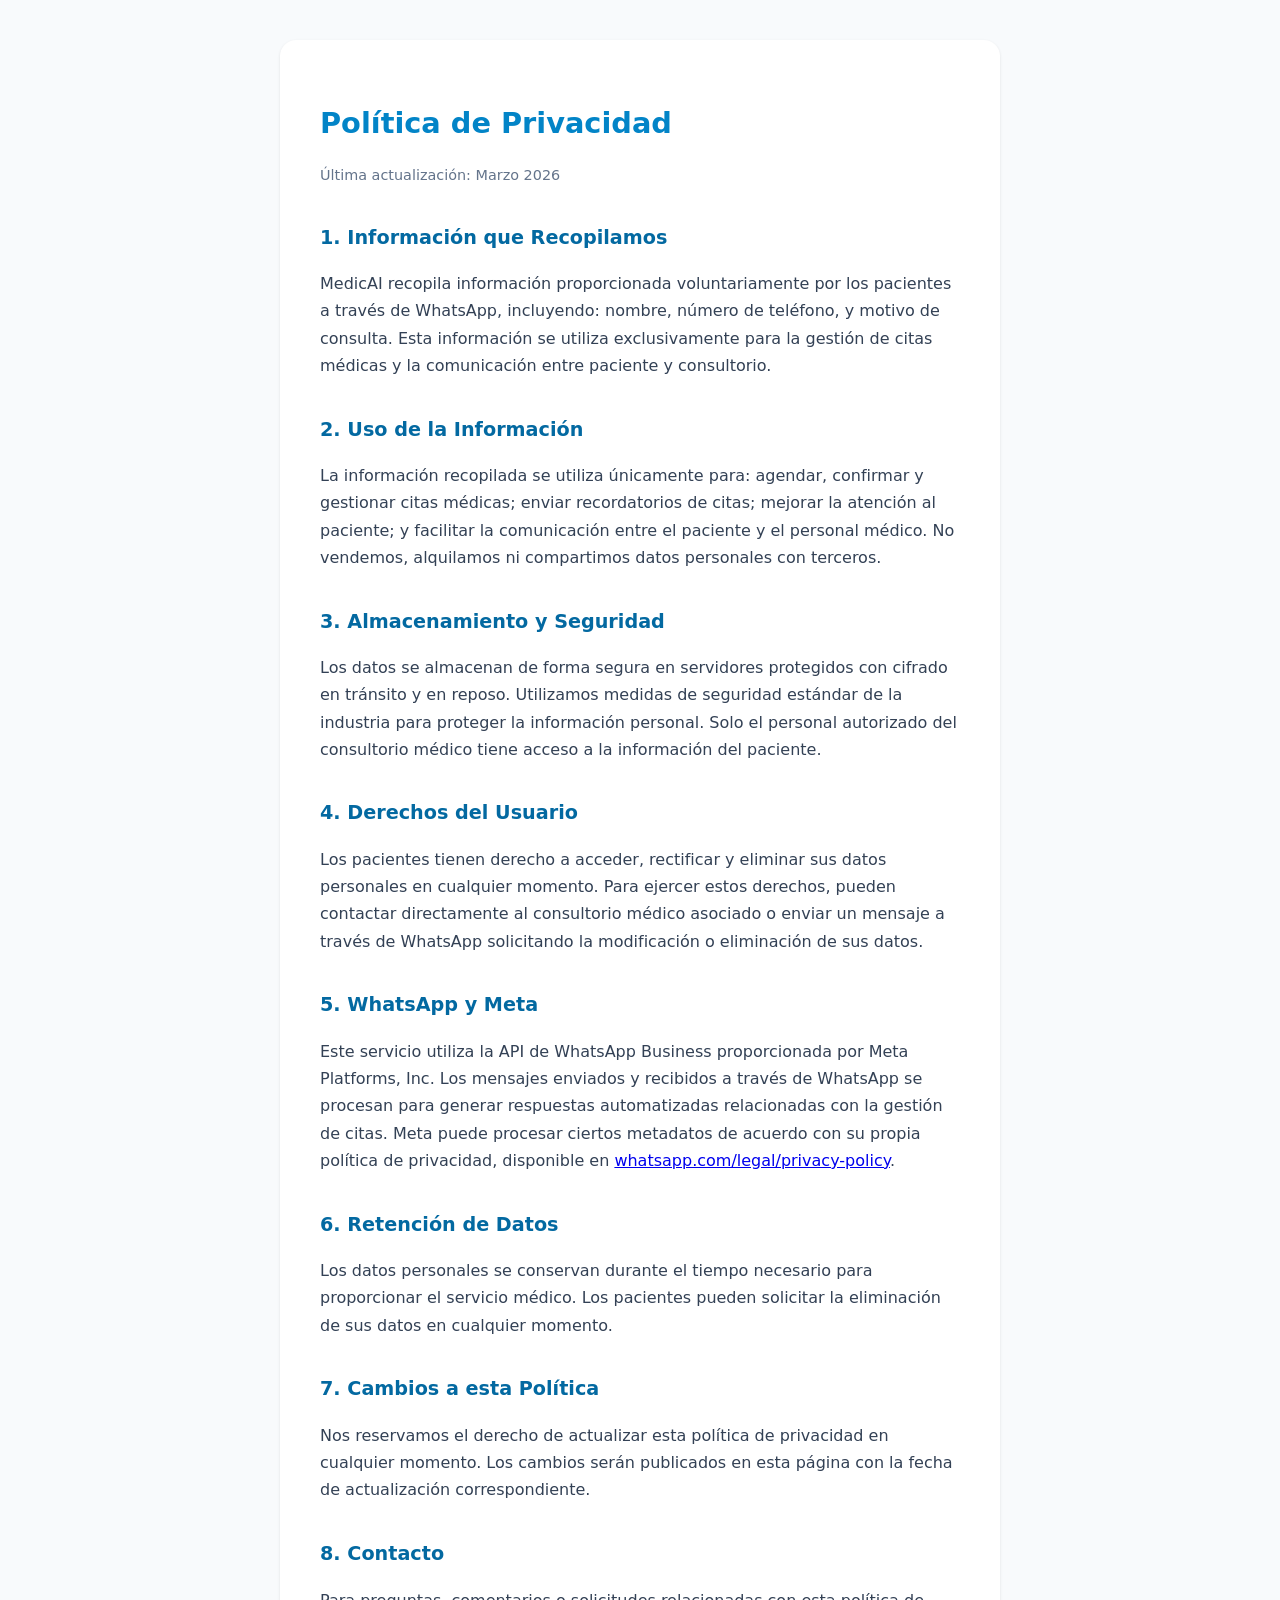
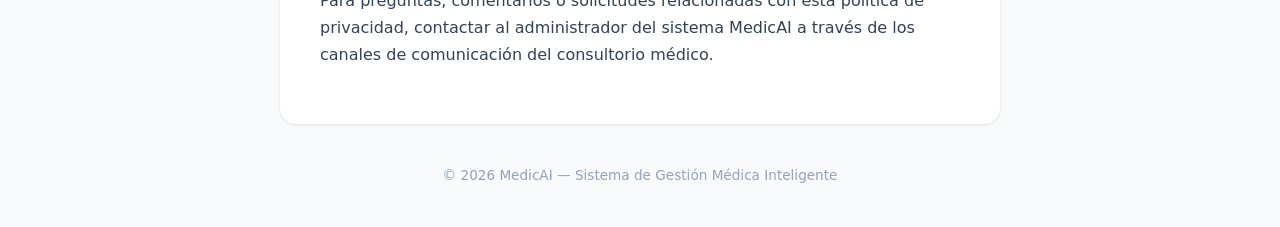
<file: frontend/public/privacy.html>
<!DOCTYPE html>
<html lang="es">
<head>
<meta charset="UTF-8">
<meta name="viewport" content="width=device-width, initial-scale=1.0">
<title>Política de Privacidad - MedicAI</title>
<style>
  body { font-family: system-ui, -apple-system, sans-serif; max-width: 720px; margin: 40px auto; padding: 0 24px; color: #1e293b; line-height: 1.7; background: #f8fafc; }
  .container { background: white; padding: 40px; border-radius: 16px; box-shadow: 0 1px 3px rgba(0,0,0,0.1); }
  h1 { color: #0284c7; font-size: 1.8em; margin-bottom: 4px; }
  h2 { color: #0369a1; margin-top: 1.8em; font-size: 1.2em; }
  .date { color: #64748b; font-size: 0.9em; margin-bottom: 2em; }
  p { color: #334155; }
  .footer { text-align: center; margin-top: 40px; color: #94a3b8; font-size: 0.85em; }
</style>
</head>
<body>
<div class="container">
<h1>Política de Privacidad</h1>
<p class="date">Última actualización: Marzo 2026</p>

<h2>1. Información que Recopilamos</h2>
<p>MedicAI recopila información proporcionada voluntariamente por los pacientes a través de WhatsApp, incluyendo: nombre, número de teléfono, y motivo de consulta. Esta información se utiliza exclusivamente para la gestión de citas médicas y la comunicación entre paciente y consultorio.</p>

<h2>2. Uso de la Información</h2>
<p>La información recopilada se utiliza únicamente para: agendar, confirmar y gestionar citas médicas; enviar recordatorios de citas; mejorar la atención al paciente; y facilitar la comunicación entre el paciente y el personal médico. No vendemos, alquilamos ni compartimos datos personales con terceros.</p>

<h2>3. Almacenamiento y Seguridad</h2>
<p>Los datos se almacenan de forma segura en servidores protegidos con cifrado en tránsito y en reposo. Utilizamos medidas de seguridad estándar de la industria para proteger la información personal. Solo el personal autorizado del consultorio médico tiene acceso a la información del paciente.</p>

<h2>4. Derechos del Usuario</h2>
<p>Los pacientes tienen derecho a acceder, rectificar y eliminar sus datos personales en cualquier momento. Para ejercer estos derechos, pueden contactar directamente al consultorio médico asociado o enviar un mensaje a través de WhatsApp solicitando la modificación o eliminación de sus datos.</p>

<h2>5. WhatsApp y Meta</h2>
<p>Este servicio utiliza la API de WhatsApp Business proporcionada por Meta Platforms, Inc. Los mensajes enviados y recibidos a través de WhatsApp se procesan para generar respuestas automatizadas relacionadas con la gestión de citas. Meta puede procesar ciertos metadatos de acuerdo con su propia política de privacidad, disponible en <a href="https://www.whatsapp.com/legal/privacy-policy">whatsapp.com/legal/privacy-policy</a>.</p>

<h2>6. Retención de Datos</h2>
<p>Los datos personales se conservan durante el tiempo necesario para proporcionar el servicio médico. Los pacientes pueden solicitar la eliminación de sus datos en cualquier momento.</p>

<h2>7. Cambios a esta Política</h2>
<p>Nos reservamos el derecho de actualizar esta política de privacidad en cualquier momento. Los cambios serán publicados en esta página con la fecha de actualización correspondiente.</p>

<h2>8. Contacto</h2>
<p>Para preguntas, comentarios o solicitudes relacionadas con esta política de privacidad, contactar al administrador del sistema MedicAI a través de los canales de comunicación del consultorio médico.</p>
</div>
<p class="footer">© 2026 MedicAI — Sistema de Gestión Médica Inteligente</p>
</body>
</html>
</file>
